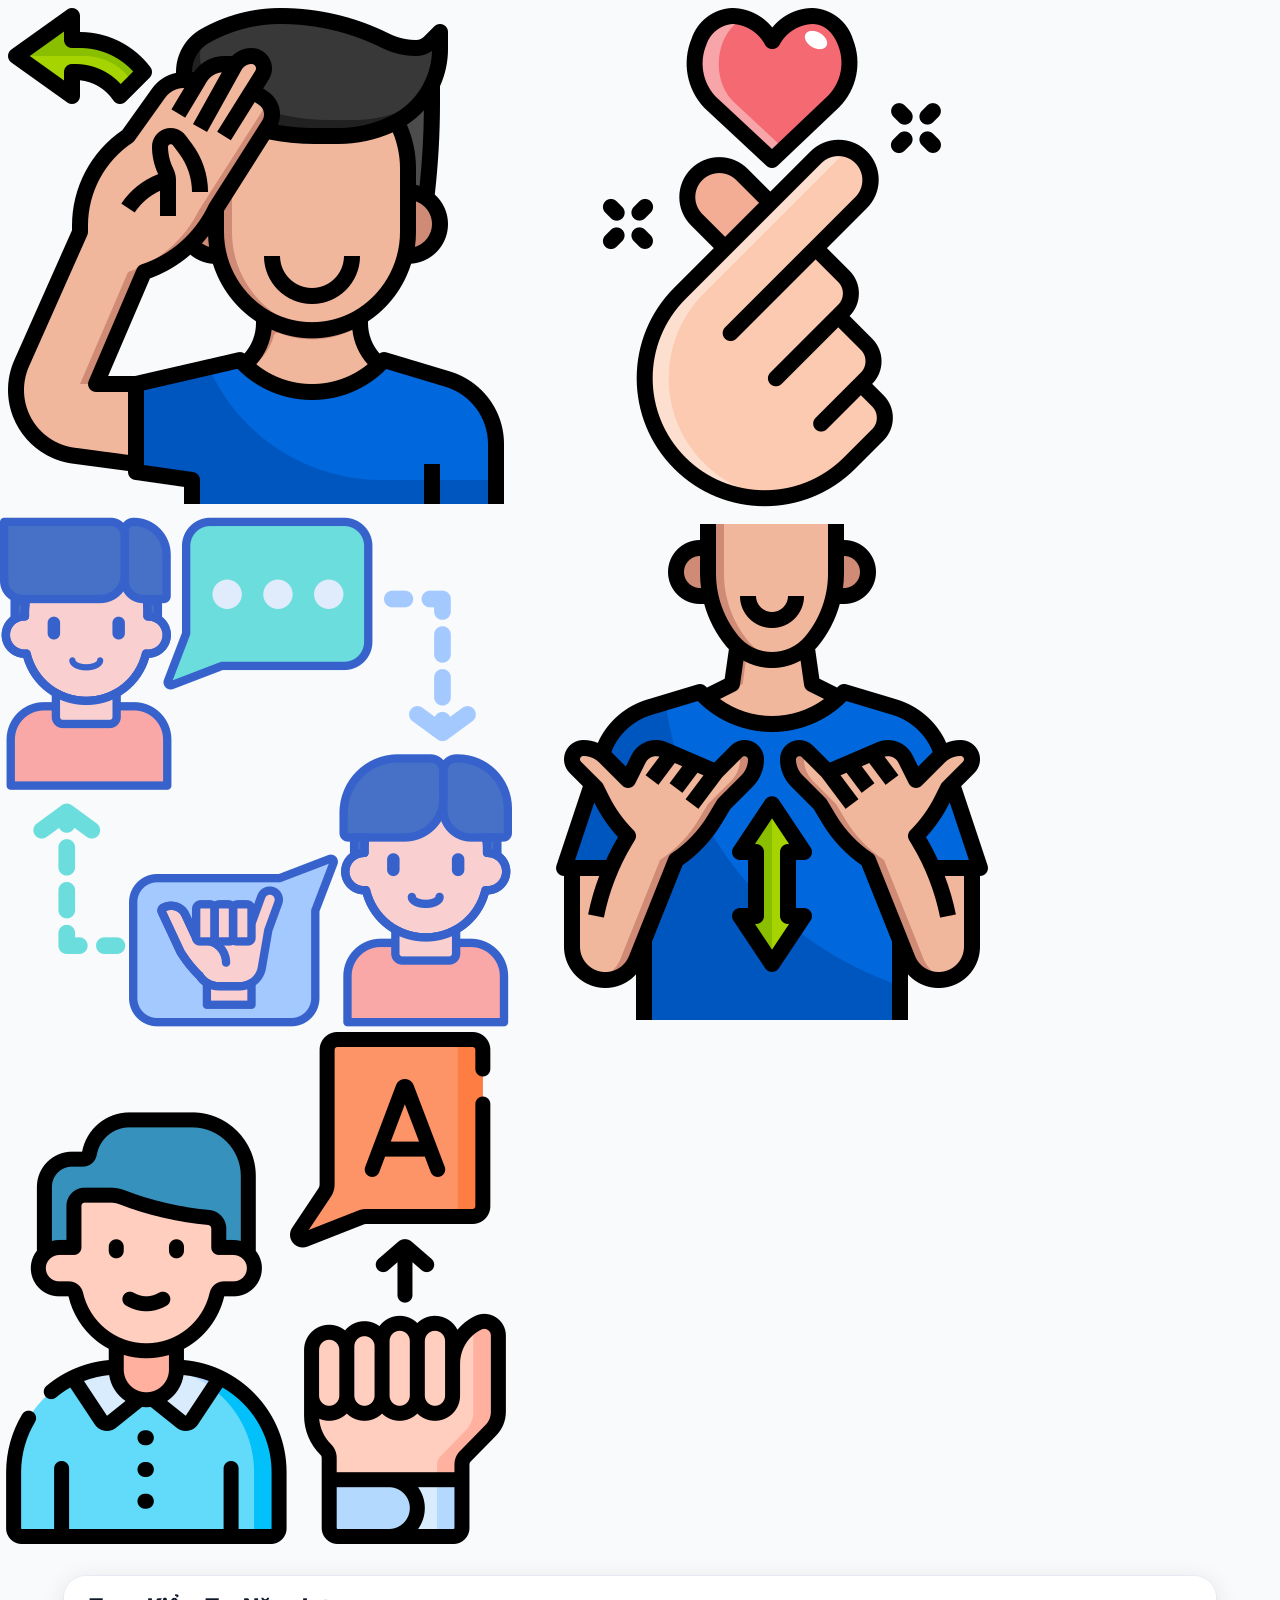
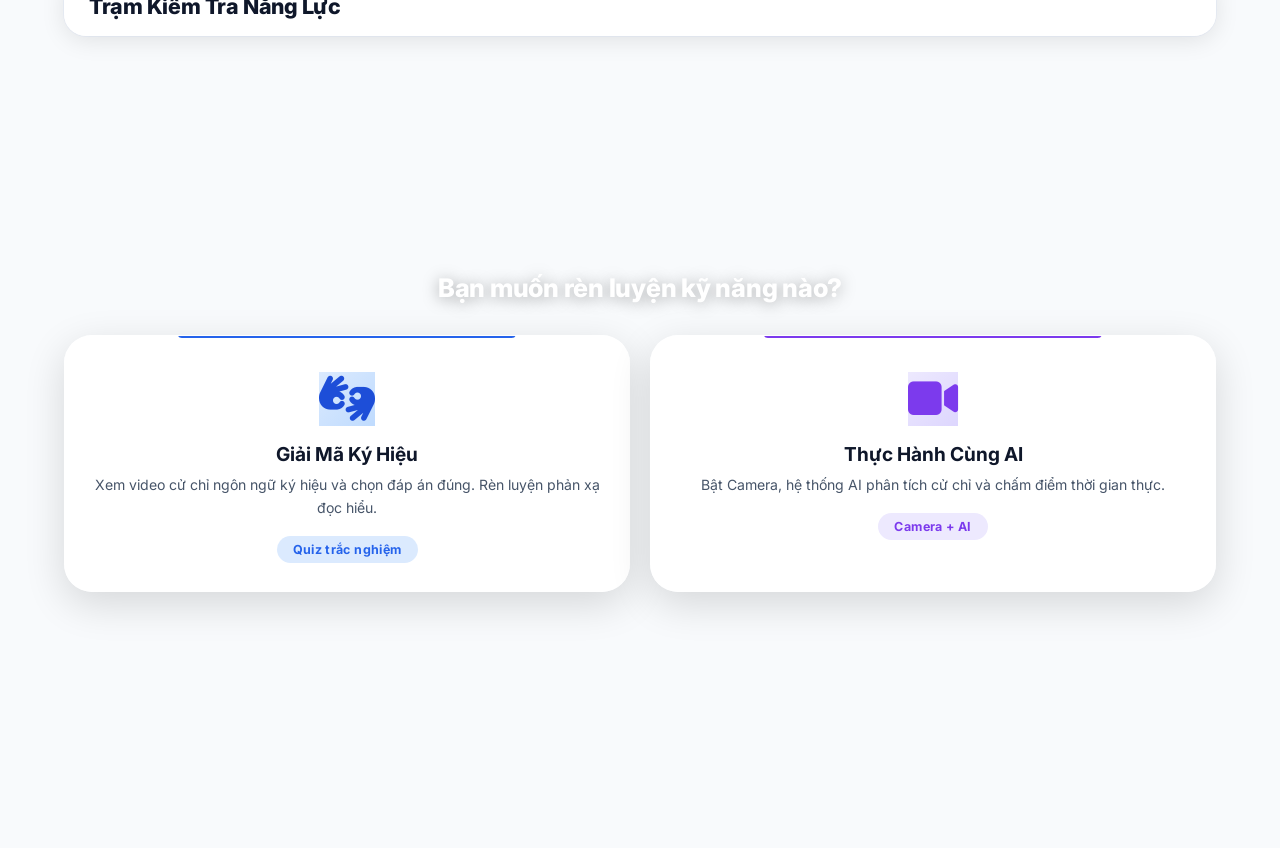
<file: quiz/index.html>
<!DOCTYPE html>
<html lang="vi">
<head>
    <meta charset="UTF-8">
    <meta name="viewport" content="width=device-width, initial-scale=1.0">
    <title>Kiểm Tra Ký Hiệu | Sign Language Web</title>
    <link rel="stylesheet" href="quiz.css">
    <link rel="stylesheet" href="https://cdnjs.cloudflare.com/ajax/libs/font-awesome/6.4.0/css/all.min.css">
    <link rel="preconnect" href="https://fonts.googleapis.com">
    <link href="https://fonts.googleapis.com/css2?family=Be+Vietnam+Pro:wght@400;500;600;700;800;900&display=swap" rel="stylesheet">
</head>
<body>

    <div class="animated-sign-bg">
        <img src="imgs/hello.png" alt="" class="sign-image shape-1">
        <img src="imgs/heart.png" alt="" class="sign-image shape-2">
        <img src="imgs/signs.png" alt="" class="sign-image shape-3">
        <img src="imgs/today.png" alt="" class="sign-image shape-4">
        <img src="imgs/interpreter.png" alt="" class="sign-image shape-5">
    </div>

    <main class="container">
        <!-- HEADER -->
        <div class="page-header">
            <div class="header-left">
                <button id="back-btn" class="back-btn-outline" style="display: none;">
                    <i class="fas fa-arrow-left"></i>
                </button>
                <h1 id="header-title">Trạm Kiểm Tra Năng Lực</h1>
            </div>
            <div class="header-right" id="score-display" style="display: none;">
                <div class="score-pill correct">
                    <i class="fas fa-check"></i> <span id="score-correct">0</span>
                </div>
                <div class="score-pill wrong">
                    <i class="fas fa-times"></i> <span id="score-wrong">0</span>
                </div>
                <div class="score-pill total">
                    <span id="score-progress">0</span>/<span id="score-total">10</span>
                </div>
            </div>
        </div>

        <!-- PROGRESS BAR -->
        <div id="quiz-progress-bar" class="quiz-progress-bar" style="display: none;">
            <div class="progress-track">
                <div class="progress-fill" id="progress-fill" style="width: 0%"></div>
            </div>
        </div>

        <!-- ==========================================
             SCREEN 1: MAIN MENU
             ========================================== -->
        <div id="screen-main-menu" class="screen active">
            <h2 class="screen-title">Bạn muốn rèn luyện kỹ năng nào?</h2>
            <div class="card-grid">
                <div class="card card-quiz" onclick="switchScreen('screen-quiz-setup')">
                    <div class="card-glow"></div>
                    <div class="icon-wrapper"><i class="fas fa-hands-asl-interpreting"></i></div>
                    <h3>Giải Mã Ký Hiệu</h3>
                    <p>Xem video cử chỉ ngôn ngữ ký hiệu và chọn đáp án đúng. Rèn luyện phản xạ đọc hiểu.</p>
                    <div class="card-tag">Quiz trắc nghiệm</div>
                </div>

                <div class="card card-practice" onclick="switchScreen('screen-practice-menu')">
                    <div class="card-glow"></div>
                    <div class="icon-wrapper"><i class="fas fa-video"></i></div>
                    <h3>Thực Hành Cùng AI</h3>
                    <p>Bật Camera, hệ thống AI phân tích cử chỉ và chấm điểm thời gian thực.</p>
                    <div class="card-tag">Camera + AI</div>
                </div>
            </div>
        </div>

        <!-- ==========================================
             SCREEN 1.5: QUIZ SETUP
             ========================================== -->
        <div id="screen-quiz-setup" class="screen">
            <h2 class="screen-title">Cài đặt bài kiểm tra</h2>
            <div class="setup-box">
                <div class="setup-section">
                    <label class="setup-label"><i class="fas fa-layer-group"></i> Chủ đề từ vựng</label>
                    <div class="chip-group" id="topic-chips">
                        <button class="chip active" data-topic="all">Tất cả (49 từ)</button>
                        <button class="chip" data-topic="body">Cơ thể</button>
                        <button class="chip" data-topic="action">Hành động</button>
                        <button class="chip" data-topic="object">Đồ vật</button>
                        <button class="chip" data-topic="emotion">Cảm xúc</button>
                        <button class="chip" data-topic="hygiene">Vệ sinh</button>
                    </div>
                </div>

                <div class="setup-section">
                    <label class="setup-label"><i class="fas fa-list-ol"></i> Số câu hỏi</label>
                    <div class="chip-group" id="count-chips">
                        <button class="chip" data-count="5">5 câu</button>
                        <button class="chip active" data-count="10">10 câu</button>
                        <button class="chip" data-count="20">20 câu</button>
                        <button class="chip" data-count="49">Toàn bộ</button>
                    </div>
                </div>

                <div class="setup-section">
                    <label class="setup-label"><i class="fas fa-clock"></i> Giới hạn thời gian</label>
                    <div class="chip-group" id="timer-chips">
                        <button class="chip active" data-timer="0">Không giới hạn</button>
                        <button class="chip" data-timer="10">10 giây / câu</button>
                        <button class="chip" data-timer="5">5 giây / câu</button>
                    </div>
                </div>

                <button class="start-quiz-btn" onclick="launchQuiz()">
                    <i class="fas fa-play"></i> Bắt Đầu Kiểm Tra
                </button>
            </div>
        </div>

        <!-- ==========================================
             SCREEN 2: PRACTICE MENU
             ========================================== -->
        <div id="screen-practice-menu" class="screen">
            <h2 class="screen-title">Chọn giáo án luyện tập</h2>
            <div class="card-grid card-grid-3">
                <div class="card card-specific" onclick="startPractice('specific')">
                    <div class="card-glow"></div>
                    <div class="icon-wrapper"><i class="fas fa-hand-sparkles"></i></div>
                    <h3>Luyện Tập Chỉ Định</h3>
                    <p>Chọn một từ cụ thể và múa lại cho đến khi AI nhận dạng chuẩn xác.</p>
                    <div class="card-tag">Tự chọn từ</div>
                </div>

                <div class="card card-random" onclick="startPractice('random-single')">
                    <div class="card-glow"></div>
                    <div class="icon-wrapper"><i class="fas fa-shuffle"></i></div>
                    <h3>Một Từ Ngẫu Nhiên</h3>
                    <p>AI ra đề một từ ngẫu nhiên, luyện đến khi đúng thì dừng.</p>
                    <div class="card-tag">Tự do</div>
                </div>

                <div class="card card-challenge" onclick="startPractice('challenge')">
                    <div class="card-glow"></div>
                    <div class="icon-wrapper"><i class="fas fa-trophy"></i></div>
                    <h3>Thử Thách Có Chấm Điểm</h3>
                    <p>Bài kiểm tra N từ ngẫu nhiên, có video mẫu, AI chấm điểm cuối.</p>
                    <div class="card-tag">5/10/20 từ</div>
                </div>
            </div>
        </div>

        <!-- ==========================================
             SCREEN 2.5: CHALLENGE SETUP
             ========================================== -->
        <div id="screen-challenge-setup" class="screen">
            <h2 class="screen-title">Cài đặt thử thách</h2>
            <div class="setup-box">
                <div class="setup-section">
                    <label class="setup-label"><i class="fas fa-list-ol"></i> Số từ thử thách</label>
                    <div class="chip-group" id="challenge-count-chips">
                        <button class="chip active" data-count="5">5 từ</button>
                        <button class="chip" data-count="10">10 từ</button>
                        <button class="chip" data-count="20">20 từ</button>
                    </div>
                </div>

                <div class="setup-info">
                    <i class="fas fa-info-circle"></i>
                    <div>
                        Mỗi từ sẽ hiện video mẫu để bạn quan sát rồi thực hiện trước camera.
                        AI sẽ chấm pass/fail và tự động chuyển sang từ tiếp theo khi bạn làm đúng.
                        Có thể bỏ qua nếu thấy khó.
                    </div>
                </div>

                <button class="start-quiz-btn" onclick="launchChallenge()">
                    <i class="fas fa-play"></i> Bắt Đầu Thử Thách
                </button>
            </div>
        </div>

        <!-- ==========================================
             SCREEN 3: QUIZ
             ========================================== -->
        <div id="screen-quiz" class="screen">
            <div class="quiz-box">
                <div class="quiz-top-bar">
                    <div class="question-counter" id="question-counter">Câu 1 / 10</div>
                    <div class="timer-display" id="timer-display" style="display: none;">
                        <i class="fas fa-clock"></i> <span id="timer-seconds">10</span>s
                    </div>
                </div>
                <div class="video-container" id="video-container">
                    <div class="video-placeholder">
                        <i class="fas fa-play-circle"></i>
                        <p>Video cử chỉ sẽ hiển thị tại đây</p>
                    </div>
                </div>
                <h3 class="question-text">Cử chỉ trong video mang ý nghĩa gì?</h3>
                <div class="options-grid" id="options-grid"></div>
                <div id="next-btn-container" style="display: none;">
                    <button id="next-question-btn" class="next-btn">
                        Câu tiếp theo <i class="fas fa-arrow-right"></i>
                    </button>
                </div>
            </div>
        </div>

        <!-- ==========================================
             SCREEN 4: RESULTS
             ========================================== -->
        <div id="screen-results" class="screen">
            <div class="results-box" id="results-box"></div>
        </div>

        <!-- ==========================================
             SCREEN 5: PRACTICE (Camera + AI)
             ========================================== -->
        <div id="screen-practice" class="screen">
            <div class="practice-box">
                <!-- Header: target word + state pill -->
                <div class="practice-header">
                    <div class="practice-target">
                        <span class="label">Hãy múa:</span>
                        <span class="word" id="target-word">ĐANG TẢI...</span>
                    </div>
                    <div class="practice-state-pill idle" id="state-pill">
                        <i class="fas fa-circle-notch fa-spin"></i> Chờ kết nối
                    </div>
                </div>

                <!-- Camera status -->
                <div class="camera-status connecting" id="camera-status" style="display:none;">
                    <i class="fas fa-spinner fa-spin"></i> Đang kết nối Camera...
                </div>

                <!-- Dual-panel layout: camera (always) + reference (challenge only) -->
                <div class="practice-stage">
                    <!-- Camera (skeleton overlay removed - was misaligned due to mirror+scale) -->
                    <div class="camera-wrapper" id="camera-wrapper">
                        <video id="webcam-video" autoplay playsinline muted></video>
                        <div class="collect-bar-overlay">
                            <div class="collect-bar-fill" id="collect-bar"></div>
                        </div>
                        <div class="countdown-overlay" id="countdown-overlay"></div>
                        <div class="success-overlay" id="success-overlay">
                            <i class="fas fa-check-circle"></i>
                            <span>CHÍNH XÁC!</span>
                        </div>
                    </div>

                    <!-- Challenge reference video (shown only in challenge mode) -->
                    <div class="challenge-reference" id="challenge-reference" style="display:none;"></div>
                </div>

                <!-- AI predictions -->
                <div class="ai-panel" id="ai-panel">
                    <div class="ai-prediction-card" id="pred-1">
                        <div class="rank">Top 1</div>
                        <div class="word">—</div>
                        <div class="score">0%</div>
                    </div>
                    <div class="ai-prediction-card" id="pred-2">
                        <div class="rank">Top 2</div>
                        <div class="word">—</div>
                        <div class="score">0%</div>
                    </div>
                    <div class="ai-prediction-card" id="pred-3">
                        <div class="rank">Top 3</div>
                        <div class="word">—</div>
                        <div class="score">0%</div>
                    </div>
                </div>

                <!-- Action buttons -->
                <div class="practice-actions" id="practice-actions">
                    <button class="practice-btn stop" onclick="stopPractice()">
                        <i class="fas fa-stop"></i> Dừng lại
                    </button>
                    <button class="practice-btn retry" onclick="retryPractice()" style="display:none;" id="btn-retry">
                        <i class="fas fa-redo"></i> Thử lại
                    </button>
                    <button class="practice-btn new-word" onclick="goBackFromPractice()" style="display:none;" id="btn-new-word">
                        <i class="fas fa-random"></i> Từ khác
                    </button>
                    <button class="practice-btn skip" onclick="skipChallengeWord()" id="btn-skip-challenge">
                        <i class="fas fa-forward"></i> Bỏ qua từ này
                    </button>
                </div>
            </div>
        </div>
    </main>

    <!-- MODAL: CHỌN TỪ -->
    <div id="custom-prompt-modal" class="modal-overlay">
        <div class="modal-card">
            <h3><i class="fas fa-hand-sparkles"></i> Luyện Tập Chỉ Định</h3>
            <p>Chọn từ vựng bạn muốn AI kiểm tra:</p>
            <div class="vocab-quick-pick" id="vocab-quick-pick"></div>
            <div class="modal-divider">hoặc nhập tùy chọn</div>
            <input type="text" id="custom-prompt-input" placeholder="VD: CHÀO, ĂN, UỐNG..." autocomplete="off">
            <div class="modal-actions">
                <button id="modal-cancel-btn" class="modal-btn cancel">Hủy bỏ</button>
                <button id="modal-submit-btn" class="modal-btn submit">
                    <i class="fas fa-play"></i> Bắt đầu
                </button>
            </div>
        </div>
    </div>

    <script src="quiz.js"></script>
</body>
</html>
</file>
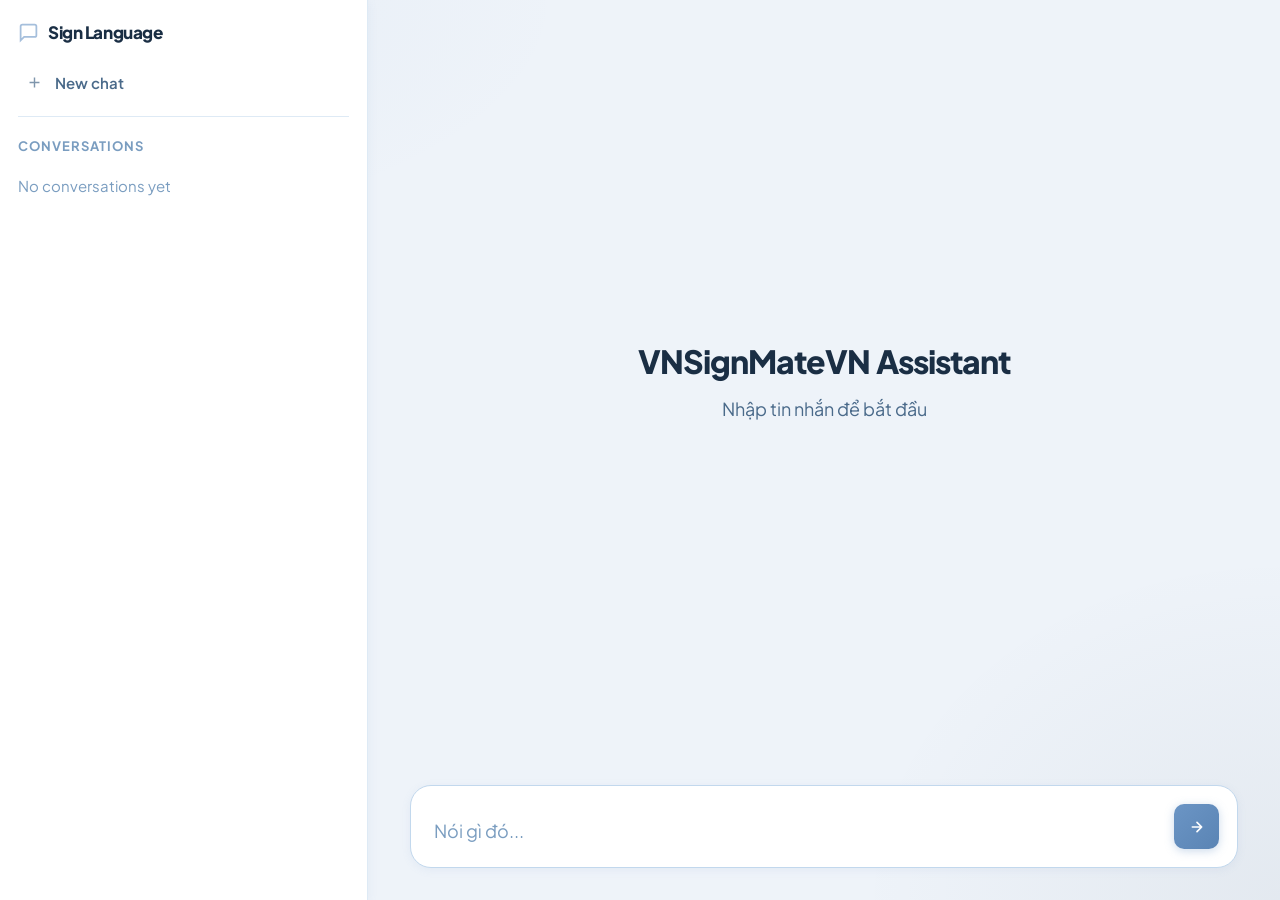
<file: chatbot/frontend/index.html>
<!doctype html>
<html lang="vi">
  <head>
    <meta charset="UTF-8" />
    <meta
      name="viewport"
      content="width=device-width, initial-scale=1, maximum-scale=1"
    />
    <meta name="color-scheme" content="light" />
    <title>VNSignMate Assistant</title>
    <link rel="preconnect" href="https://fonts.googleapis.com" />
    <link rel="preconnect" href="https://fonts.gstatic.com" crossorigin />
    <link
      href="https://fonts.googleapis.com/css2?family=Plus+Jakarta+Sans:wght@300;400;500;600;700;800&display=swap"
      rel="stylesheet"
    />
    <link rel="stylesheet" href="css/style.css" />
  </head>
  <body>
    <div class="app">
      <aside class="sidebar">
        <div class="sidebar-header">
          <svg
            viewBox="0 0 24 24"
            fill="none"
            stroke="currentColor"
            stroke-width="2"
          >
            <path
              d="M21 15a2 2 0 0 1-2 2H7l-4 4V5a2 2 0 0 1 2-2h14a2 2 0 0 1 2 2z"
            />
          </svg>
          Sign Language
        </div>

        <button class="sidebar-btn" id="btn-new-chat" type="button">
          <svg
            viewBox="0 0 24 24"
            fill="none"
            stroke="currentColor"
            stroke-width="2"
          >
            <path d="M12 5v14M5 12h14" />
          </svg>
          New chat
        </button>

        <div class="sidebar-divider"></div>
        <div class="sidebar-label">Conversations</div>
        <div id="session-list">
          <div class="sidebar-empty">No conversations yet</div>
        </div>
      </aside>

      <div class="main">
        <div class="messages" id="messages">
          <div class="welcome" id="welcome">
            <h2>VNSignMateVN Assistant</h2>
            <p>Nhập tin nhắn để bắt đầu</p>
          </div>
        </div>

        <div class="input-area">
          <div class="input-wrapper">
            <div class="input-box">
              <textarea
                id="prompt"
                placeholder="Nói gì đó..."
                rows="1"
              ></textarea>
              <button class="send-btn" id="send-btn" type="button">
                <svg
                  viewBox="0 0 24 24"
                  fill="none"
                  stroke="currentColor"
                  stroke-width="2.5"
                  stroke-linecap="round"
                  stroke-linejoin="round"
                >
                  <path d="M12 5l7 7-7 7M5 12h14" />
                </svg>
              </button>
            </div>
          </div>
        </div>
      </div>
    </div>

    <div class="toast" id="toast"></div>

    <div class="confirm-modal-overlay" id="confirm-modal">
      <div class="confirm-modal">
        <p id="confirm-modal-title">Xoá cuộc trò chuyện này?</p>
        <div class="confirm-modal-actions">
          <button class="btn-cancel" id="btn-confirm-no" type="button">
            Huỷ
          </button>
          <button class="btn-delete" id="btn-confirm-yes" type="button">
            Xoá
          </button>
        </div>
      </div>
    </div>

    <script src="js/app.js"></script>
  </body>
</html>
</file>
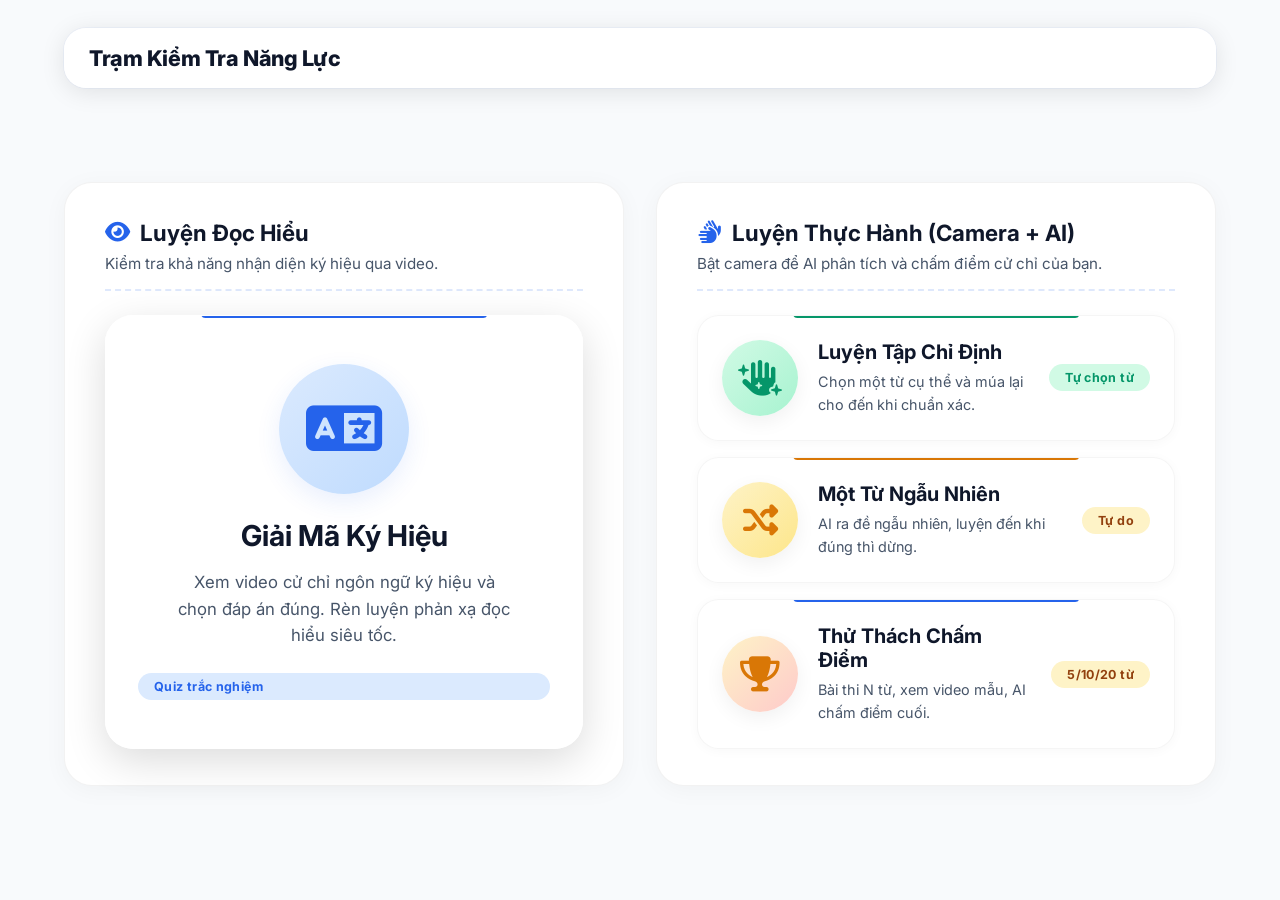
<file: quiz/main.html>
<!DOCTYPE html>
<html lang="vi">
<head>
    <meta charset="UTF-8">
    <meta name="viewport" content="width=device-width, initial-scale=1.0">
    <title>Kiểm Tra Ký Hiệu | Sign Language Web</title>
    <link rel="stylesheet" href="quiz.css">
    <link rel="stylesheet" href="https://cdnjs.cloudflare.com/ajax/libs/font-awesome/6.4.0/css/all.min.css">
    <link rel="preconnect" href="https://fonts.googleapis.com">
    <link href="https://fonts.googleapis.com/css2?family=Inter:wght@400;500;600;700;800;900&display=swap" rel="stylesheet">
</head>
<body>

    <main class="container">
        <!-- HEADER -->
        <div class="page-header">
            <div class="header-left">
                <button id="back-btn" class="back-btn-outline" style="display: none;">
                    <i class="fas fa-arrow-left"></i>
                </button>
                <h1 id="header-title">Trạm Kiểm Tra Năng Lực</h1>
            </div>
            <div class="header-right" id="score-display" style="display: none;">
                <div class="score-pill correct">
                    <i class="fas fa-check"></i> <span id="score-correct">0</span>
                </div>
                <div class="score-pill wrong">
                    <i class="fas fa-times"></i> <span id="score-wrong">0</span>
                </div>
                <div class="score-pill total">
                    <span id="score-progress">0</span>/<span id="score-total">10</span>
                </div>
            </div>
        </div>

        <!-- PROGRESS BAR -->
        <div id="quiz-progress-bar" class="quiz-progress-bar" style="display: none;">
            <div class="progress-track">
                <div class="progress-fill" id="progress-fill" style="width: 0%"></div>
            </div>
        </div>

        <!-- ==========================================
             SCREEN 1: MAIN MENU
             ========================================== -->
        <div id="screen-main-menu" class="screen active">
            <div class="main-menu-layout">
                <!-- Left Column: Quiz (Đọc Hiểu) -->
                <div class="menu-col menu-col-left">
                    <div class="col-header">
                        <h2><i class="fas fa-eye"></i> Luyện Đọc Hiểu</h2>
                        <p>Kiểm tra khả năng nhận diện ký hiệu qua video.</p>
                    </div>
                    <div class="card card-quiz card-quiz-hero" onclick="switchScreen('screen-quiz-setup')">
                        <div class="card-glow"></div>
                        <div class="icon-wrapper"><i class="fas fa-language"></i></div>
                        <h3>Giải Mã Ký Hiệu</h3>
                        <p>Xem video cử chỉ ngôn ngữ ký hiệu và chọn đáp án đúng. Rèn luyện phản xạ đọc hiểu siêu tốc.</p>
                        <div class="card-tag">Quiz trắc nghiệm</div>
                    </div>
                </div>

                <!-- Right Column: Practice (Thực Hành AI) -->
                <div class="menu-col menu-col-right">
                    <div class="col-header">
                        <h2><i class="fas fa-hands"></i> Luyện Thực Hành (Camera + AI)</h2>
                        <p>Bật camera để AI phân tích và chấm điểm cử chỉ của bạn.</p>
                    </div>
                    <div class="practice-cards-list">
                        <div class="card list-style-card card-specific" onclick="startPractice('specific')">
                            <div class="card-glow"></div>
                            <div class="icon-wrapper"><i class="fas fa-hand-sparkles"></i></div>
                            <div class="list-card-content">
                                <h3>Luyện Tập Chỉ Định</h3>
                                <p>Chọn một từ cụ thể và múa lại cho đến khi chuẩn xác.</p>
                            </div>
                            <div class="card-tag">Tự chọn từ</div>
                        </div>

                        <div class="card list-style-card card-random" onclick="startPractice('random-single')">
                            <div class="card-glow"></div>
                            <div class="icon-wrapper"><i class="fas fa-shuffle"></i></div>
                            <div class="list-card-content">
                                <h3>Một Từ Ngẫu Nhiên</h3>
                                <p>AI ra đề ngẫu nhiên, luyện đến khi đúng thì dừng.</p>
                            </div>
                            <div class="card-tag">Tự do</div>
                        </div>

                        <div class="card list-style-card card-challenge" onclick="startPractice('challenge')">
                            <div class="card-glow"></div>
                            <div class="icon-wrapper"><i class="fas fa-trophy"></i></div>
                            <div class="list-card-content">
                                <h3>Thử Thách Chấm Điểm</h3>
                                <p>Bài thi N từ, xem video mẫu, AI chấm điểm cuối.</p>
                            </div>
                            <div class="card-tag">5/10/20 từ</div>
                        </div>
                    </div>
                </div>
            </div>
        </div>

        <!-- ==========================================
             SCREEN 1.5: QUIZ SETUP
             ========================================== -->
        <div id="screen-quiz-setup" class="screen">
            <div class="setup-box split-setup-box">
                <div class="setup-left">
                    <div class="setup-illustration">
                        <i class="fas fa-laptop-code"></i>
                    </div>
                    <h3>Cài đặt bài kiểm tra</h3>
                    <p>Tùy chỉnh số lượng câu hỏi, thời gian và chủ đề để phù hợp với trình độ của bạn.</p>
                </div>
                <div class="setup-right">
                    <div class="setup-section">
                        <label class="setup-label"><i class="fas fa-layer-group"></i> Chủ đề từ vựng</label>
                        <div class="chip-group" id="topic-chips">
                            <button class="chip active" data-topic="all">Tất cả (49 từ)</button>
                            <button class="chip" data-topic="body">Cơ thể</button>
                            <button class="chip" data-topic="action">Hành động</button>
                            <button class="chip" data-topic="object">Đồ vật</button>
                            <button class="chip" data-topic="emotion">Cảm xúc</button>
                            <button class="chip" data-topic="hygiene">Vệ sinh</button>
                        </div>
                    </div>

                    <div class="setup-section">
                        <label class="setup-label"><i class="fas fa-list-ol"></i> Số câu hỏi</label>
                        <div class="chip-group" id="count-chips">
                            <button class="chip" data-count="5">5 câu</button>
                            <button class="chip active" data-count="10">10 câu</button>
                            <button class="chip" data-count="20">20 câu</button>
                            <button class="chip" data-count="49">Toàn bộ</button>
                        </div>
                    </div>

                    <div class="setup-section">
                        <label class="setup-label"><i class="fas fa-clock"></i> Giới hạn thời gian</label>
                        <div class="chip-group" id="timer-chips">
                            <button class="chip active" data-timer="0">Không giới hạn</button>
                            <button class="chip" data-timer="10">10 giây / câu</button>
                            <button class="chip" data-timer="5">5 giây / câu</button>
                        </div>
                    </div>

                    <button class="start-quiz-btn" onclick="launchQuiz()">
                        <i class="fas fa-play"></i> Bắt Đầu Kiểm Tra
                    </button>
                </div>
            </div>
        </div>

        <!-- ==========================================
             SCREEN 2: PRACTICE MENU
             ========================================== -->


        <!-- ==========================================
             SCREEN 2.5: CHALLENGE SETUP
             ========================================== -->
        <div id="screen-challenge-setup" class="screen">
            <div class="setup-box split-setup-box">
                <div class="setup-left">
                    <div class="setup-illustration challenge-illustration">
                        <i class="fas fa-trophy"></i>
                    </div>
                    <h3>Thử Thách Chấm Điểm</h3>
                    <p>Vượt qua bài kiểm tra thực hành với Camera và xem hệ thống AI đánh giá kỹ năng của bạn.</p>
                </div>
                <div class="setup-right">
                    <div class="setup-section">
                        <label class="setup-label"><i class="fas fa-list-ol"></i> Số từ thử thách</label>
                        <div class="chip-group" id="challenge-count-chips">
                            <button class="chip active" data-count="5">5 từ</button>
                            <button class="chip" data-count="10">10 từ</button>
                            <button class="chip" data-count="20">20 từ</button>
                        </div>
                    </div>

                    <div class="setup-info">
                        <i class="fas fa-info-circle"></i>
                        <div>
                            Mỗi từ sẽ hiện video mẫu để bạn quan sát rồi thực hiện trước camera.
                            AI sẽ chấm pass/fail và tự động chuyển sang từ tiếp theo khi bạn làm đúng.
                            Có thể bỏ qua nếu thấy khó.
                        </div>
                    </div>

                    <button class="start-quiz-btn" onclick="launchChallenge()">
                        <i class="fas fa-play"></i> Bắt Đầu Thử Thách
                    </button>
                </div>
            </div>
        </div>

        <!-- ==========================================
             SCREEN 3: QUIZ
             ========================================== -->
        <div id="screen-quiz" class="screen">
            <div class="quiz-box">
                <div class="quiz-top-bar">
                    <div class="question-counter" id="question-counter">Câu 1 / 10</div>
                    <div class="timer-display" id="timer-display" style="display: none;">
                        <i class="fas fa-clock"></i> <span id="timer-seconds">10</span>s
                    </div>
                </div>
                <div class="video-container" id="video-container">
                    <div class="video-placeholder">
                        <i class="fas fa-play-circle"></i>
                        <p>Video cử chỉ sẽ hiển thị tại đây</p>
                    </div>
                </div>
                <h3 class="question-text">Cử chỉ trong video mang ý nghĩa gì?</h3>
                <div class="options-grid" id="options-grid"></div>
                <div id="next-btn-container" style="display: none;">
                    <button id="next-question-btn" class="next-btn">
                        Câu tiếp theo <i class="fas fa-arrow-right"></i>
                    </button>
                </div>
            </div>
        </div>

        <!-- ==========================================
             SCREEN 4: RESULTS
             ========================================== -->
        <div id="screen-results" class="screen">
            <div class="results-box" id="results-box"></div>
        </div>

        <!-- ==========================================
             SCREEN 5: PRACTICE (Camera + AI)
             ========================================== -->
        <div id="screen-practice" class="screen">
            <div class="practice-box">
                <!-- Header: target word + state pill -->
                <div class="practice-header">
                    <div class="practice-target">
                        <span class="label">Hãy múa:</span>
                        <span class="word" id="target-word">ĐANG TẢI...</span>
                    </div>
                    <div class="practice-state-pill idle" id="state-pill">
                        <i class="fas fa-circle-notch fa-spin"></i> Chờ kết nối
                    </div>
                </div>

                <!-- Camera status -->
                <div class="camera-status connecting" id="camera-status" style="display:none;">
                    <i class="fas fa-spinner fa-spin"></i> Đang kết nối Camera...
                </div>

                <!-- Dual-panel layout: camera (always) + reference (challenge only) -->
                <div class="practice-stage">
                    <!-- Camera: MJPEG stream (local) hoặc WebRTC capture (remote) -->
                    <div class="camera-wrapper" id="camera-wrapper">
                        <img id="webcam-video-img" alt="Camera (Local)">
                        <video id="webcam-video-stream" autoplay playsinline muted style="display:none;"></video>
                        <canvas id="capture-canvas" style="display:none;"></canvas>
                        <div class="collect-bar-overlay">
                            <div class="collect-bar-fill" id="collect-bar"></div>
                        </div>
                        <div class="countdown-overlay" id="countdown-overlay"></div>
                        <div class="success-overlay" id="success-overlay">
                            <i class="fas fa-check-circle"></i>
                            <span>CHÍNH XÁC!</span>
                        </div>
                    </div>

                    <!-- Challenge reference video (shown only in challenge mode) -->
                    <div class="challenge-reference" id="challenge-reference" style="display:none;"></div>
                </div>

                <!-- AI predictions -->
                <div class="ai-panel" id="ai-panel">
                    <div class="ai-prediction-card" id="pred-1">
                        <div class="rank">Top 1</div>
                        <div class="word">—</div>
                        <div class="score">0%</div>
                    </div>
                    <div class="ai-prediction-card" id="pred-2">
                        <div class="rank">Top 2</div>
                        <div class="word">—</div>
                        <div class="score">0%</div>
                    </div>
                    <div class="ai-prediction-card" id="pred-3">
                        <div class="rank">Top 3</div>
                        <div class="word">—</div>
                        <div class="score">0%</div>
                    </div>
                </div>

                <!-- Action buttons -->
                <div class="practice-actions" id="practice-actions">
                    <button class="practice-btn stop" onclick="stopPractice()">
                        <i class="fas fa-stop"></i> Dừng lại
                    </button>
                    <button class="practice-btn retry" onclick="retryPractice()" style="display:none;" id="btn-retry">
                        <i class="fas fa-redo"></i> Thử lại
                    </button>
                    <button class="practice-btn new-word" onclick="goBackFromPractice()" style="display:none;" id="btn-new-word">
                        <i class="fas fa-random"></i> Từ khác
                    </button>
                    <button class="practice-btn skip" onclick="skipChallengeWord()" id="btn-skip-challenge">
                        <i class="fas fa-forward"></i> Bỏ qua từ này
                    </button>
                </div>
            </div>
        </div>
    </main>

    <!-- MODAL: CHỌN TỪ -->
    <div id="custom-prompt-modal" class="modal-overlay">
        <div class="modal-card">
            <h3><i class="fas fa-hand-sparkles"></i> Luyện Tập Chỉ Định</h3>
            <p>Chọn từ vựng bạn muốn AI kiểm tra:</p>
            <div class="vocab-quick-pick" id="vocab-quick-pick"></div>
            <div class="modal-divider">hoặc nhập tùy chọn</div>
            <input type="text" id="custom-prompt-input" placeholder="VD: CHÀO, ĂN, UỐNG..." autocomplete="off">
            <div class="modal-actions">
                <button id="modal-cancel-btn" class="modal-btn cancel">Hủy bỏ</button>
                <button id="modal-submit-btn" class="modal-btn submit">
                    <i class="fas fa-play"></i> Bắt đầu
                </button>
            </div>
        </div>
    </div>

    <script src="quiz.js"></script>
</body>
</html>
</file>
<file: quiz/quiz.css>
/* ==========================================
   DESIGN SYSTEM — Sign Language Quiz
   Font: Inter
   Aesthetic: Clean glassmorphism, warm tones
   ========================================== */
@import url('https://fonts.googleapis.com/css2?family=Inter:wght@400;500;600;700;800;900&display=swap');

:root {
    --accent: #2563EB;
    --accent-light: #3B82F6;
    --accent-dark: #1D4ED8;
    --accent-glow: rgba(37, 99, 235, 0.15);
    --accent-soft: #DBEAFE;
    --purple: #7C3AED;
    --purple-soft: #EDE9FE;
    --emerald: #059669;
    --emerald-soft: #D1FAE5;
    --amber: #D97706;
    --amber-soft: #FEF3C7;
    --rose: #E11D48;
    --rose-soft: #FFE4E6;
    --surface: rgba(255, 255, 255, 0.92);
    --surface-solid: #FFFFFF;
    --surface-hover: rgba(255, 255, 255, 0.97);
    --text-primary: #0F172A;
    --text-secondary: #475569;
    --text-muted: #94A3B8;
    --correct: #059669;
    --correct-bg: #D1FAE5;
    --correct-border: #6EE7B7;
    --wrong: #DC2626;
    --wrong-bg: #FEE2E2;
    --wrong-border: #FCA5A5;
    --warning: #D97706;
    --warning-bg: #FEF3C7;
    --radius-sm: 8px;
    --radius-md: 14px;
    --radius-lg: 22px;
    --radius-xl: 28px;
    --shadow-sm: 0 1px 3px rgba(0,0,0,0.08);
    --shadow-md: 0 4px 24px rgba(0,0,0,0.10);
    --shadow-lg: 0 12px 40px rgba(0,0,0,0.14);
    --shadow-xl: 0 20px 60px rgba(0,0,0,0.18);
    --shadow-glow: 0 0 30px rgba(37, 99, 235, 0.15);
    --font: 'Inter', system-ui, -apple-system, sans-serif;
}

* { margin: 0; padding: 0; box-sizing: border-box; }

body {
    font-family: var(--font);
    background-color: #F8FAFC;
    color: var(--text-primary);
    min-height: 100vh;
    overflow-x: hidden;
}

/* ==========================================
   CONTAINER & HEADER
   ========================================== */
.container {
    max-width: 1200px;
    margin: 0 auto;
    padding: 28px 24px 48px;
    position: relative;
    z-index: 10;
    min-height: 100vh;
    display: flex;
    flex-direction: column;
}

/* Khi vào practice screen → expand container rộng hơn cho dual-panel */
.container.practice-active {
    max-width: 1400px;
}

.page-header {
    display: flex;
    justify-content: space-between;
    align-items: center;
    margin-bottom: 28px;
    padding: 16px 24px;
    background: rgba(255,255,255,0.95);
    backdrop-filter: blur(24px);
    border-radius: var(--radius-lg);
    border: 1px solid rgba(255,255,255,0.7);
    box-shadow: var(--shadow-md), 0 0 0 1px rgba(37, 99, 235, 0.04);
}

.header-left {
    display: flex;
    align-items: center;
    gap: 12px;
}

#header-title {
    color: var(--text-primary);
    font-size: 1.35rem;
    font-weight: 800;
    letter-spacing: -0.02em;
}

.back-btn-outline {
    background: var(--accent-soft);
    border: none;
    color: var(--accent);
    width: 38px;
    height: 38px;
    border-radius: 50%;
    font-size: 0.95rem;
    cursor: pointer;
    transition: all 0.2s ease;
    display: flex;
    align-items: center;
    justify-content: center;
    flex-shrink: 0;
}

.back-btn-outline:hover {
    background: var(--accent);
    color: #fff;
    transform: scale(1.05);
}

/* Score pills */
.header-right {
    display: flex;
    gap: 8px;
    align-items: center;
}

.score-pill {
    display: flex;
    align-items: center;
    gap: 5px;
    padding: 5px 12px;
    border-radius: 99px;
    font-size: 0.85rem;
    font-weight: 700;
}

.score-pill.correct { background: var(--correct-bg); color: var(--correct); }
.score-pill.wrong { background: var(--wrong-bg); color: var(--wrong); }
.score-pill.total { background: #F1F5F9; color: var(--text-secondary); }

/* Progress bar */
.quiz-progress-bar { margin-bottom: 20px; padding: 0 4px; }

.progress-track {
    width: 100%;
    height: 6px;
    background: rgba(255,255,255,0.4);
    border-radius: 99px;
    overflow: hidden;
    backdrop-filter: blur(4px);
}

.progress-fill {
    height: 100%;
    background: linear-gradient(90deg, var(--accent), var(--accent-light));
    border-radius: 99px;
    transition: width 0.5s cubic-bezier(0.4, 0, 0.2, 1);
}

/* ==========================================
   SCREEN MANAGEMENT
   ========================================== */
.screen { display: none; }
.screen.active {
    display: flex;
    flex-direction: column;
    justify-content: center;
    flex: 1;
    animation: screenIn 0.4s ease-out;
}

@keyframes screenIn {
    from { opacity: 0; transform: translateY(16px); }
    to { opacity: 1; transform: translateY(0); }
}

.screen-title {
    text-align: center;
    margin-bottom: 32px;
    color: #fff;
    font-weight: 800;
    font-size: 1.6rem;
    text-shadow: 0 2px 16px rgba(0,0,0,0.35);
    letter-spacing: -0.01em;
}

/* ==========================================
   CARDS (Main Menu / Practice Menu)
   ========================================== */
.card-grid {
    display: grid;
    grid-template-columns: repeat(auto-fit, minmax(280px, 1fr));
    gap: 20px;
}

.card {
    background: var(--surface);
    backdrop-filter: blur(24px);
    padding: 36px 28px 28px;
    border-radius: var(--radius-xl);
    text-align: center;
    box-shadow: var(--shadow-lg);
    cursor: pointer;
    transition: all 0.35s cubic-bezier(0.4, 0, 0.2, 1);
    border: 1px solid rgba(255,255,255,0.75);
    position: relative;
    overflow: hidden;
}

.card-glow {
    position: absolute;
    top: -2px;
    left: 50%;
    transform: translateX(-50%);
    width: 60%;
    height: 4px;
    border-radius: 0 0 4px 4px;
    background: var(--accent);
    transition: width 0.3s ease;
}

.card:hover {
    transform: translateY(-8px);
    box-shadow: var(--shadow-xl), var(--shadow-glow);
    border-color: var(--accent-soft);
}

.card:hover .card-glow { width: 100%; }
.card:active { transform: translateY(-3px); }
.card:hover .icon-wrapper { transform: scale(1.12) rotate(-2deg); }

.icon-wrapper {
    font-size: 2.8rem;
    color: var(--accent-light);
    margin-bottom: 16px;
    display: inline-block;
    transition: all 0.3s ease;
}

.card h3 { font-size: 1.2rem; margin-bottom: 8px; font-weight: 700; color: var(--text-primary); }
.card p { color: var(--text-secondary); line-height: 1.6; font-size: 0.88rem; margin-bottom: 16px; }

.card-tag {
    display: inline-flex;
    align-items: center;
    gap: 5px;
    padding: 6px 16px;
    background: var(--accent-soft);
    color: var(--accent);
    border-radius: 99px;
    font-size: 0.78rem;
    font-weight: 700;
    letter-spacing: 0.03em;
}

/* Distinct card-type icon colors */
.card-quiz .icon-wrapper {
    background: linear-gradient(135deg, #DBEAFE, #BFDBFE) !important;
    color: var(--accent-dark);
}
.card-practice .icon-wrapper {
    background: linear-gradient(135deg, #EDE9FE, #DDD6FE) !important;
    color: var(--purple);
}
.card-practice .card-tag {
    background: var(--purple-soft);
    color: var(--purple);
}
.card-practice .card-glow {
    background: var(--purple);
}
.card-specific .icon-wrapper {
    background: linear-gradient(135deg, #D1FAE5, #A7F3D0) !important;
    color: var(--emerald);
}
.card-specific .card-tag {
    background: var(--emerald-soft);
    color: var(--emerald);
}
.card-specific .card-glow {
    background: var(--emerald);
}
.card-random .icon-wrapper {
    background: linear-gradient(135deg, #FEF3C7, #FDE68A) !important;
    color: var(--amber);
}
.card-random .card-tag {
    background: var(--amber-soft);
    color: #92400E;
}
.card-random .card-glow {
    background: var(--amber);
}

.screen.active .card:nth-child(1) { animation: cardUp 0.5s ease-out 0.05s both; }
.screen.active .card:nth-child(2) { animation: cardUp 0.5s ease-out 0.12s both; }

@keyframes cardUp {
    from { opacity: 0; transform: translateY(24px); }
    to { opacity: 1; transform: translateY(0); }
}

/* ==========================================
   QUIZ SETUP SCREEN
   ========================================== */
/* setup-box → redefined below with scale-up */

.setup-section { margin-bottom: 24px; }

.setup-label {
    display: flex;
    align-items: center;
    gap: 8px;
    font-size: 0.95rem;
    font-weight: 600;
    color: var(--text-primary);
    margin-bottom: 12px;
}

.setup-label i { color: var(--accent); }

.chip-group { display: flex; flex-wrap: wrap; gap: 8px; }

.chip {
    padding: 10px 20px;
    border: 2px solid #E2E8F0;
    background: #fff;
    color: var(--text-secondary);
    border-radius: 99px;
    font-size: 0.88rem;
    font-weight: 600;
    cursor: pointer;
    transition: all 0.25s cubic-bezier(0.4, 0, 0.2, 1);
    font-family: var(--font);
}

.chip:hover { border-color: var(--accent-light); color: var(--accent); background: #F8FAFF; }

.chip.active {
    background: linear-gradient(135deg, var(--accent), var(--accent-light));
    border-color: var(--accent);
    color: #fff;
    box-shadow: 0 4px 14px rgba(37, 99, 235, 0.3);
    transform: scale(1.03);
}

.start-quiz-btn {
    display: flex;
    align-items: center;
    justify-content: center;
    gap: 10px;
    width: 100%;
    padding: 18px;
    background: linear-gradient(135deg, var(--accent), var(--accent-light));
    color: #fff;
    border: none;
    border-radius: var(--radius-md);
    font-size: 1.1rem;
    font-weight: 700;
    cursor: pointer;
    transition: all 0.3s ease;
    font-family: var(--font);
    margin-top: 12px;
    position: relative;
    overflow: hidden;
    box-shadow: 0 4px 20px rgba(37, 99, 235, 0.3);
}

.start-quiz-btn::after {
    content: '';
    position: absolute;
    top: -50%;
    left: -75%;
    width: 50%;
    height: 200%;
    background: linear-gradient(90deg, transparent, rgba(255,255,255,0.18), transparent);
    transform: skewX(-20deg);
    animation: shimmer 3s ease-in-out infinite;
}

@keyframes shimmer {
    0% { left: -75%; }
    100% { left: 150%; }
}

.start-quiz-btn:hover {
    background: linear-gradient(135deg, var(--accent-light), var(--accent));
    transform: translateY(-3px);
    box-shadow: 0 10px 30px rgba(37, 99, 235, 0.35);
}

/* ==========================================
   QUIZ BOX
   ========================================== */
.quiz-box {
    background: #FFFFFF;
    border: 1px solid rgba(0,0,0,0.05);
    padding: 28px 32px;
    border-radius: var(--radius-xl);
    box-shadow: 0 8px 32px rgba(0,0,0,0.06);
}

.quiz-top-bar {
    display: flex;
    justify-content: space-between;
    align-items: center;
    margin-bottom: 16px;
}

.question-counter {
    font-size: 0.9rem;
    font-weight: 600;
    color: var(--text-secondary);
    background: #F1F5F9;
    padding: 6px 14px;
    border-radius: 99px;
}

.timer-display {
    font-size: 0.9rem;
    font-weight: 700;
    color: var(--warning);
    background: var(--warning-bg);
    padding: 6px 14px;
    border-radius: 99px;
    transition: all 0.3s;
}

.timer-display.urgent {
    color: var(--wrong);
    background: var(--wrong-bg);
    animation: timerPulse 0.5s ease infinite;
}

@keyframes timerPulse {
    0%, 100% { transform: scale(1); }
    50% { transform: scale(1.05); }
}

.video-container { position: relative; margin-bottom: 20px; }

.video-container video {
    width: 100%;
    height: auto;
    max-height: 420px;
    border-radius: var(--radius-md);
    object-fit: contain;
    background: #0F172A;
    border: 2px solid #E2E8F0;
    display: block;
    box-shadow: 0 4px 16px rgba(0,0,0,0.08);
}

.video-placeholder {
    width: 100%;
    height: 300px;
    background: #F8FAFC;
    border-radius: var(--radius-md);
    display: flex;
    flex-direction: column;
    justify-content: center;
    align-items: center;
    border: 2px dashed #CBD5E1;
    color: var(--text-muted);
}

.video-placeholder i { font-size: 3rem; margin-bottom: 12px; }

.question-text {
    text-align: center;
    font-size: 1.15rem;
    font-weight: 700;
    color: var(--text-primary);
    margin: 0 0 24px;
    letter-spacing: -0.01em;
}

/* Options */
.options-grid {
    display: grid;
    grid-template-columns: 1fr 1fr;
    gap: 14px;
}

.option-btn {
    padding: 18px 16px;
    border: 2px solid #E2E8F0;
    background: #fff;
    color: var(--text-primary);
    border-radius: var(--radius-md);
    font-size: 1rem;
    font-weight: 600;
    cursor: pointer;
    transition: all 0.2s ease;
    font-family: var(--font);
    position: relative;
    overflow: hidden;
}

.option-btn:hover:not(.answered) {
    border-color: var(--accent);
    background: var(--accent-soft);
    color: var(--accent);
    transform: translateY(-2px);
    box-shadow: 0 4px 16px rgba(37, 99, 235, 0.12);
}

.option-btn.correct-answer {
    border-color: var(--correct-border) !important;
    background: var(--correct-bg) !important;
    color: var(--correct) !important;
    animation: correctPop 0.4s ease;
}

.option-btn.wrong-answer {
    border-color: var(--wrong-border) !important;
    background: var(--wrong-bg) !important;
    color: var(--wrong) !important;
    animation: wrongShake 0.4s ease;
}

@keyframes correctPop {
    0% { transform: scale(1); }
    50% { transform: scale(1.03); }
    100% { transform: scale(1); }
}

@keyframes wrongShake {
    0%, 100% { transform: translateX(0); }
    20% { transform: translateX(-6px); }
    40% { transform: translateX(6px); }
    60% { transform: translateX(-4px); }
    80% { transform: translateX(4px); }
}

/* Next button */
.next-btn {
    display: flex;
    align-items: center;
    justify-content: center;
    gap: 8px;
    width: 100%;
    padding: 16px;
    background: linear-gradient(135deg, var(--accent), var(--accent-light));
    color: #fff;
    border: none;
    border-radius: var(--radius-md);
    font-size: 1rem;
    font-weight: 700;
    cursor: pointer;
    transition: all 0.25s;
    font-family: var(--font);
    margin-top: 18px;
    box-shadow: 0 4px 16px rgba(37, 99, 235, 0.25);
}

.next-btn:hover { background: linear-gradient(135deg, var(--accent-light), var(--accent)); transform: translateY(-2px); box-shadow: 0 8px 24px rgba(37, 99, 235, 0.3); }

#next-btn-container { animation: slideUp 0.3s ease; }

@keyframes slideUp {
    from { opacity: 0; transform: translateY(8px); }
    to { opacity: 1; transform: translateY(0); }
}

/* ==========================================
   RESULTS SCREEN
   ========================================== */
.results-box {
    background: var(--surface);
    backdrop-filter: blur(20px);
    border: 1px solid rgba(255,255,255,0.7);
    padding: 40px 32px;
    border-radius: var(--radius-xl);
    box-shadow: var(--shadow-lg);
    text-align: center;
}

.results-score-ring {
    width: 180px;
    height: 180px;
    margin: 0 auto 28px;
    position: relative;
}

.results-score-ring svg { width: 100%; height: 100%; transform: rotate(-90deg); }

.results-score-ring .track { fill: none; stroke: #E2E8F0; stroke-width: 8; }

.results-score-ring .fill-ring {
    fill: none;
    stroke-width: 8;
    stroke-linecap: round;
    transition: stroke-dashoffset 1.5s cubic-bezier(0.4, 0, 0.2, 1);
}

.results-score-text {
    position: absolute;
    inset: 0;
    display: flex;
    flex-direction: column;
    align-items: center;
    justify-content: center;
}

.results-score-text .number { font-size: 2.8rem; font-weight: 900; line-height: 1; }
.results-score-text .label { font-size: 0.88rem; color: var(--text-muted); font-weight: 500; }

.results-message { font-size: 1.4rem; font-weight: 800; margin-bottom: 10px; letter-spacing: -0.01em; }
.results-subtitle { color: var(--text-secondary); margin-bottom: 32px; font-size: 0.95rem; }

/* Wrong answers review */
.wrong-review { text-align: left; margin: 0 auto 28px; max-width: 420px; }

.wrong-review-title {
    font-size: 0.9rem;
    font-weight: 600;
    color: var(--text-secondary);
    margin-bottom: 10px;
    display: flex;
    align-items: center;
    gap: 6px;
}

.wrong-item {
    display: flex;
    justify-content: space-between;
    align-items: center;
    padding: 10px 14px;
    background: var(--wrong-bg);
    border-radius: var(--radius-sm);
    margin-bottom: 6px;
    font-size: 0.88rem;
}

.wrong-item .your-ans { text-decoration: line-through; color: var(--wrong); font-weight: 500; }
.wrong-item .correct-ans { color: var(--correct); font-weight: 700; }

.results-actions { display: flex; gap: 12px; justify-content: center; }

.results-btn {
    padding: 12px 28px;
    border-radius: var(--radius-md);
    font-weight: 700;
    font-size: 0.95rem;
    cursor: pointer;
    border: 2px solid transparent;
    transition: all 0.2s;
    font-family: var(--font);
    display: flex;
    align-items: center;
    gap: 8px;
}

.results-btn.secondary { background: #F1F5F9; color: var(--text-secondary); border-color: #E2E8F0; }
.results-btn.secondary:hover { background: #E2E8F0; }
.results-btn.primary { background: linear-gradient(135deg, var(--accent), var(--accent-light)); color: #fff; }
.results-btn.primary:hover {
    background: linear-gradient(135deg, var(--accent-light), var(--accent));
    transform: translateY(-2px);
    box-shadow: 0 8px 24px rgba(37,99,235,0.3);
}

/* ==========================================
   PRACTICE SCREEN — Camera + AI
   ========================================== */
.practice-box {
    background: #FFFFFF;
    border: 1px solid rgba(0,0,0,0.05);
    padding: 32px;
    border-radius: var(--radius-xl);
    box-shadow: 0 8px 32px rgba(0,0,0,0.06);
    text-align: center;
}

.practice-header {
    display: flex;
    justify-content: space-between;
    align-items: center;
    margin-bottom: 20px;
    flex-wrap: wrap;
    gap: 12px;
}

.practice-target {
    display: flex;
    align-items: center;
    gap: 12px;
}

.practice-target .label {
    font-size: 0.85rem;
    color: var(--text-muted);
    font-weight: 500;
}

.practice-target .word {
    font-size: 1.6rem;
    color: var(--accent);
    font-weight: 800;
    letter-spacing: 1px;
    text-transform: uppercase;
}

.practice-state-pill {
    padding: 6px 16px;
    border-radius: 99px;
    font-size: 0.82rem;
    font-weight: 700;
    transition: all 0.3s;
}

.practice-state-pill.wait { background: var(--warning-bg); color: var(--warning); }
.practice-state-pill.collect { background: var(--accent-soft); color: var(--accent); }
.practice-state-pill.predict { background: #F3E8FF; color: #7C3AED; }
.practice-state-pill.show { background: #FEF3C7; color: #B45309; }
.practice-state-pill.success { background: var(--correct-bg); color: var(--correct); }
.practice-state-pill.idle { background: #F1F5F9; color: var(--text-muted); }

/* Camera container */
.camera-wrapper {
    position: relative;
    width: 100%;
    margin: 0;
    border-radius: var(--radius-md);
    overflow: hidden;
    border: 3px solid var(--accent);
    background: #0F172A;
    aspect-ratio: 16/9;
    box-shadow: 0 0 0 1px rgba(124, 58, 237, 0.15),
                0 8px 32px rgba(37, 99, 235, 0.15);
}

/* MJPEG stream image — server vẽ skeleton + HUD, browser chỉ hiển thị */
.camera-wrapper #webcam-video,
.camera-wrapper img {
    width: 100%;
    height: 100%;
    object-fit: contain;
    display: block;
    background: #0F172A;
}

.camera-wrapper video {
    width: 100%;
    height: 100%;
    object-fit: cover;
    display: block;
    transform: scaleX(-1);
}

/* Overlays (countdown, collect-bar, success, badge ĐANG GHI) — phía trên canvas */
.camera-wrapper .collect-bar-overlay,
.camera-wrapper .countdown-overlay,
.camera-wrapper .success-overlay {
    z-index: 5;
}
.camera-wrapper::before {
    z-index: 6;
}

/* Collect progress bar overlay — đặt dưới cùng, thông báo rõ giai đoạn thu thập */
.collect-bar-overlay {
    position: absolute;
    bottom: 0;
    left: 0;
    width: 100%;
    height: 10px;
    background: rgba(0,0,0,0.45);
    display: flex;
    align-items: center;
    overflow: hidden;
}

.collect-bar-fill {
    height: 100%;
    background: linear-gradient(90deg, #FFD54F, #FF6B6B);
    transition: width 0.1s linear;
    width: 0%;
    box-shadow: 0 0 8px rgba(255, 213, 79, 0.6);
}

/* Badge "ĐANG GHI" — chỉ hiện khi collect bar có width > 0 */
.camera-wrapper::before {
    content: "● ĐANG GHI";
    position: absolute;
    top: 12px;
    left: 12px;
    background: rgba(220, 38, 38, 0.92);
    color: #fff;
    font-size: 0.75rem;
    font-weight: 800;
    letter-spacing: 0.08em;
    padding: 6px 12px;
    border-radius: 20px;
    z-index: 5;
    opacity: 0;
    transition: opacity 0.2s;
    box-shadow: 0 4px 12px rgba(220, 38, 38, 0.4);
    pointer-events: none;
}

.camera-wrapper.recording::before {
    opacity: 1;
    animation: rec-pulse 1.2s ease-in-out infinite;
}

@keyframes rec-pulse {
    0%, 100% { opacity: 1; }
    50%      { opacity: 0.55; }
}

/* Countdown overlay */
.countdown-overlay {
    position: absolute;
    top: 50%;
    left: 50%;
    transform: translate(-50%, -50%);
    font-size: 6rem;
    font-weight: 900;
    color: #FFD54F;
    text-shadow: 0 0 30px rgba(255, 213, 79, 0.8),
                 0 4px 24px rgba(0,0,0,0.7);
    pointer-events: none;
    display: none;
    z-index: 10;
}

/* JS toggle class .active — match với handleWSMessage */
.countdown-overlay.active {
    display: block;
    animation: countPop 0.4s ease;
}

@keyframes countPop {
    0%   { transform: translate(-50%, -50%) scale(1.6); opacity: 0; }
    40%  { transform: translate(-50%, -50%) scale(0.9); opacity: 1; }
    100% { transform: translate(-50%, -50%) scale(1); opacity: 1; }
}

/* Success overlay */
.success-overlay {
    position: absolute;
    inset: 0;
    background: rgba(5, 150, 105, 0.85);
    display: none;
    align-items: center;
    justify-content: center;
    flex-direction: column;
    gap: 8px;
    backdrop-filter: blur(4px);
}

.success-overlay.show { display: flex; animation: screenIn 0.3s ease; }
.success-overlay i { font-size: 3rem; color: #fff; }
.success-overlay span { font-size: 1.3rem; font-weight: 800; color: #fff; }

/* AI prediction panel */
.ai-panel {
    display: flex;
    gap: 16px;
    justify-content: center;
    flex-wrap: wrap;
    margin: 20px 0;
}

.ai-prediction-card {
    background: #F8FAFC;
    border: 2px solid #E2E8F0;
    border-radius: var(--radius-md);
    padding: 18px 32px;
    min-width: 150px;
    transition: transform 0.25s ease, border-color 0.25s ease, background 0.25s ease, box-shadow 0.25s ease;
}

.ai-prediction-card.top1 {
    border-color: var(--accent);
    background: var(--accent-soft);
    box-shadow: 0 4px 16px rgba(37, 99, 235, 0.12);
}

.ai-prediction-card.correct-match {
    border-color: var(--correct-border);
    background: var(--correct-bg);
}

/* Hiệu ứng khi đúng — pulse + glow xanh */
.ai-prediction-card.result-correct {
    border-color: var(--correct-border, #16a34a);
    background: var(--correct-bg, #dcfce7);
    box-shadow: 0 0 0 4px rgba(34, 197, 94, 0.18),
                0 8px 24px rgba(34, 197, 94, 0.25);
    animation: pred-pulse-correct 0.6s ease-out;
}

/* Hiệu ứng khi sai — shake nhẹ + viền đỏ */
.ai-prediction-card.result-wrong {
    border-color: var(--wrong-border, #dc2626);
    background: var(--wrong-bg, #fee2e2);
    animation: pred-shake-wrong 0.4s ease-in-out;
}

@keyframes pred-pulse-correct {
    0%   { transform: scale(1); }
    40%  { transform: scale(1.08); }
    100% { transform: scale(1); }
}
@keyframes pred-shake-wrong {
    0%, 100% { transform: translateX(0); }
    25%      { transform: translateX(-6px); }
    75%      { transform: translateX(6px); }
}

.ai-prediction-card .rank {
    font-size: 0.7rem;
    font-weight: 700;
    text-transform: uppercase;
    letter-spacing: 0.05em;
    color: var(--text-muted);
    margin-bottom: 6px;
}

.ai-prediction-card .word {
    font-size: 1.25rem;
    font-weight: 800;
    color: var(--text-primary);
    line-height: 1.2;
}

/* Bỏ score — element vẫn tồn tại trong DOM nhưng ẩn hoàn toàn */
.ai-prediction-card .score {
    display: none;
}

/* Practice actions */
.practice-actions {
    display: flex;
    gap: 10px;
    justify-content: center;
    margin-top: 16px;
}

.practice-btn {
    padding: 10px 24px;
    border-radius: var(--radius-md);
    font-weight: 700;
    font-size: 0.9rem;
    cursor: pointer;
    border: 2px solid transparent;
    transition: all 0.2s;
    font-family: var(--font);
    display: flex;
    align-items: center;
    gap: 6px;
}

.practice-btn.stop { background: var(--wrong-bg); color: var(--wrong); border-color: var(--wrong-border); }
.practice-btn.stop:hover { background: var(--wrong); color: #fff; }
.practice-btn.retry { background: var(--accent); color: #fff; }
.practice-btn.retry:hover { background: var(--accent-light); }
.practice-btn.new-word { background: #F1F5F9; color: var(--text-secondary); border-color: #E2E8F0; }
.practice-btn.new-word:hover { background: #E2E8F0; }

/* Camera permission / connection status */
.camera-status {
    padding: 20px;
    border-radius: var(--radius-md);
    text-align: center;
    margin-bottom: 16px;
}

.camera-status.connecting { background: var(--warning-bg); color: var(--warning); }
.camera-status.error { background: var(--wrong-bg); color: var(--wrong); }
.camera-status i { margin-right: 8px; }

/* ==========================================
   MODAL
   ========================================== */
.modal-overlay {
    display: none;
    position: fixed; top: 0; left: 0; width: 100%; height: 100%;
    background: rgba(15, 23, 42, 0.6);
    backdrop-filter: blur(8px);
    z-index: 9999;
    align-items: center;
    justify-content: center;
    opacity: 0;
    transition: opacity 0.3s ease;
}

.modal-overlay.active { display: flex; opacity: 1; }

.modal-card {
    background: var(--surface-solid);
    padding: 32px;
    border-radius: var(--radius-xl);
    width: 90%;
    max-width: 480px;
    box-shadow: var(--shadow-xl);
    text-align: center;
    transform: translateY(-20px);
    transition: transform 0.3s ease;
    max-height: 90vh;
    overflow-y: auto;
    position: relative;
}

/* Gradient accent line on top of modal */
.modal-card::before {
    content: '';
    position: absolute;
    top: 0;
    left: 0;
    right: 0;
    height: 4px;
    background: linear-gradient(90deg, var(--accent), var(--accent-light), var(--purple));
    border-radius: var(--radius-xl) var(--radius-xl) 0 0;
}

.modal-overlay.active .modal-card { transform: translateY(0); }

.modal-card h3 {
    color: var(--accent);
    font-size: 1.3rem;
    margin-bottom: 8px;
    font-weight: 800;
    display: flex;
    align-items: center;
    justify-content: center;
    gap: 8px;
}

.modal-card > p { color: var(--text-secondary); margin-bottom: 16px; font-size: 0.92rem; }

.vocab-quick-pick {
    display: flex;
    flex-wrap: wrap;
    gap: 6px;
    justify-content: center;
    margin-bottom: 16px;
    max-height: 200px;
    overflow-y: auto;
    padding: 4px;
}

.vocab-pick-btn {
    padding: 6px 14px;
    border: 1.5px solid #E2E8F0;
    background: #fff;
    color: var(--text-secondary);
    border-radius: 99px;
    font-size: 0.8rem;
    font-weight: 600;
    cursor: pointer;
    transition: all 0.2s;
    font-family: var(--font);
}

.vocab-pick-btn:hover {
    border-color: var(--accent);
    color: var(--accent);
    background: var(--accent-soft);
    transform: scale(1.04);
}

.modal-divider {
    display: flex;
    align-items: center;
    gap: 12px;
    margin: 12px 0;
    font-size: 0.8rem;
    color: var(--text-muted);
}

.modal-divider::before,
.modal-divider::after {
    content: '';
    flex: 1;
    height: 1px;
    background: #E2E8F0;
}

.modal-overlay input[type="text"] {
    width: 100%;
    padding: 14px;
    border: 2px solid #E2E8F0;
    border-radius: var(--radius-md);
    font-size: 1rem;
    margin-bottom: 20px;
    outline: none;
    transition: all 0.2s;
    text-align: center;
    font-weight: 700;
    color: var(--accent);
    text-transform: uppercase;
    font-family: var(--font);
}

.modal-overlay input[type="text"]:focus {
    border-color: var(--accent);
    box-shadow: 0 0 0 3px var(--accent-glow);
}

.modal-actions { display: flex; gap: 10px; }

.modal-btn {
    padding: 12px 20px;
    border-radius: var(--radius-md);
    font-weight: 700;
    font-size: 0.95rem;
    cursor: pointer;
    border: none;
    transition: all 0.2s;
    flex: 1;
    font-family: var(--font);
    display: flex;
    align-items: center;
    justify-content: center;
    gap: 6px;
}

.modal-btn.cancel { background: #F1F5F9; color: var(--text-secondary); }
.modal-btn.cancel:hover { background: #E2E8F0; }
.modal-btn.submit { background: var(--accent); color: white; }
.modal-btn.submit:hover { background: var(--accent-light); box-shadow: 0 4px 15px rgba(37,99,235,0.3); }

/* ==========================================
   RESPONSIVE
   ========================================== */
@media (max-width: 640px) {
    .container { padding: 16px 12px 32px; }

    .page-header { flex-direction: column; gap: 10px; padding: 12px 16px; }
    .header-left { width: 100%; }
    .header-right { width: 100%; justify-content: center; }
    #header-title { font-size: 1.15rem; }

    .card-grid { grid-template-columns: 1fr; gap: 14px; }
    .card { padding: 24px 20px 20px; }

    .options-grid { grid-template-columns: 1fr; gap: 10px; }
    .option-btn { padding: 14px; font-size: 0.95rem; }

    .setup-box { padding: 20px; }
    .chip { padding: 6px 12px; font-size: 0.8rem; }

    .practice-target .word { font-size: 1.3rem; }
    .practice-header { justify-content: center; }

    .quiz-box { padding: 16px; }
    .practice-box { padding: 16px; }

    .results-actions { flex-direction: column; }
    .results-btn { justify-content: center; }

    .screen-title { font-size: 1.2rem; }

    .ai-panel { gap: 8px; }
    .ai-prediction-card { min-width: 90px; padding: 10px 14px; }
}

@media (max-width: 380px) {
    .score-pill { padding: 4px 8px; font-size: 0.75rem; }
    .question-counter { font-size: 0.8rem; padding: 4px 10px; }
}

/* ==========================================
   CHALLENGE MODE: 3-column card grid + setup info + dual-panel practice
   ========================================== */
.card-grid-3 {
    grid-template-columns: repeat(auto-fit, minmax(280px, 1fr));
    gap: 24px;
}

/* ── MAIN MENU SPLIT LAYOUT ── */
.main-menu-layout {
    display: grid;
    grid-template-columns: 1fr 1fr;
    gap: 32px;
    max-width: 1200px;
    margin: 0 auto;
    align-items: stretch;
}

.menu-col {
    background: #FFFFFF;
    border: 1px solid rgba(0,0,0,0.05);
    border-radius: var(--radius-xl);
    padding: 36px 40px;
    box-shadow: 0 4px 24px rgba(0,0,0,0.04);
    display: flex;
    flex-direction: column;
}

.col-header {
    margin-bottom: 24px;
    border-bottom: 2px dashed rgba(37, 99, 235, 0.15);
    padding-bottom: 16px;
}

.col-header h2 {
    font-size: 1.4rem;
    color: var(--text-primary);
    margin-bottom: 8px;
    display: flex;
    align-items: center;
    gap: 10px;
}

.col-header h2 i {
    color: var(--accent);
}

.col-header p {
    color: var(--text-secondary);
    font-size: 0.95rem;
}

/* Big Hero Card */
.card-quiz-hero {
    flex: 1;
    display: flex;
    flex-direction: column;
    justify-content: center;
    padding: 40px 32px;
}

.card-quiz-hero .icon-wrapper {
    width: 130px;
    height: 130px;
    font-size: 3.8rem;
    margin: 0 auto 24px;
    border-radius: 50%;
    display: flex;
    align-items: center;
    justify-content: center;
    background: var(--accent-soft);
    color: var(--accent);
    box-shadow: 0 8px 24px rgba(37, 99, 235, 0.10);
}

.card-quiz-hero h3 { font-size: 1.8rem; margin-bottom: 16px; }
.card-quiz-hero p { font-size: 1.05rem; line-height: 1.6; max-width: 340px; margin: 0 auto 24px; }

/* Horizontal List Cards */
.practice-cards-list {
    display: flex;
    flex-direction: column;
    gap: 16px;
    flex: 1;
    justify-content: center;
}

.list-style-card {
    display: flex;
    align-items: center;
    text-align: left;
    padding: 24px;
    gap: 20px;
    border-radius: var(--radius-lg);
    background: #FFFFFF;
    border: 1px solid rgba(0,0,0,0.04);
    box-shadow: 0 2px 12px rgba(0,0,0,0.03);
    transition: all 0.3s ease;
}

.list-style-card:hover {
    box-shadow: 0 8px 24px rgba(0,0,0,0.08);
    transform: translateY(-2px);
    border-color: rgba(37, 99, 235, 0.15);
}

.list-style-card .icon-wrapper {
    width: 76px;
    height: 76px;
    font-size: 2.2rem;
    margin: 0;
    flex-shrink: 0;
    border-radius: 50%;
    display: flex;
    align-items: center;
    justify-content: center;
    box-shadow: 0 6px 20px rgba(0, 0, 0, 0.06);
}

.list-card-content {
    flex: 1;
}

.list-card-content h3 {
    font-size: 1.25rem;
    margin-bottom: 6px;
}

.list-card-content p {
    font-size: 0.9rem;
    margin: 0;
}

/* ── SETUP BOX SPLIT LAYOUT ── */
.setup-box {
    background: #FFFFFF;
    border: 1px solid rgba(0,0,0,0.05);
    border-radius: var(--radius-xl);
    box-shadow: 0 8px 32px rgba(0,0,0,0.06);
    position: relative;
    max-width: 960px;
    margin: 0 auto;
}

.setup-box::before {
    content: '';
    position: absolute;
    top: 0; left: 0; right: 0;
    height: 4px;
    background: linear-gradient(90deg, var(--accent), var(--accent-light), var(--purple));
    border-radius: var(--radius-xl) var(--radius-xl) 0 0;
}

.split-setup-box {
    display: grid;
    grid-template-columns: 1fr 1.3fr;
    padding: 0;
    overflow: hidden;
}

.setup-left {
    background: linear-gradient(135deg, rgba(37,99,235,0.05), rgba(124,58,237,0.05));
    padding: 48px 40px;
    display: flex;
    flex-direction: column;
    justify-content: center;
    align-items: center;
    text-align: center;
    border-right: 1px solid rgba(0,0,0,0.05);
}

.setup-illustration {
    width: 140px;
    height: 140px;
    background: #fff;
    border-radius: 50%;
    display: flex;
    align-items: center;
    justify-content: center;
    font-size: 4rem;
    color: var(--accent);
    box-shadow: 0 12px 30px rgba(37,99,235,0.15);
    margin-bottom: 32px;
}

.challenge-illustration { color: var(--warning); box-shadow: 0 12px 30px rgba(217,119,6,0.15); }

.setup-left h3 { font-size: 1.6rem; margin-bottom: 16px; color: var(--text-primary); }
.setup-left p { font-size: 1rem; color: var(--text-secondary); line-height: 1.6; }

.setup-right {
    padding: 44px 40px;
    display: flex;
    flex-direction: column;
    justify-content: center;
}

/* ── RESULTS BOX SPLIT LAYOUT ── */
.results-box {
    max-width: 900px;
    margin: 0 auto;
    background: #FFFFFF;
    border: 1px solid rgba(0,0,0,0.05);
    border-radius: var(--radius-xl);
    box-shadow: 0 8px 32px rgba(0,0,0,0.06);
    position: relative;
    overflow: hidden;
}

.results-box::before {
    content: '';
    position: absolute;
    top: 0; left: 0; right: 0;
    height: 4px;
    background: linear-gradient(90deg, var(--accent), var(--accent-light), var(--purple));
    border-radius: var(--radius-xl) var(--radius-xl) 0 0;
}

.split-results-box {
    display: grid;
    grid-template-columns: 1fr 1.3fr;
    padding: 0;
}

.results-left {
    background: linear-gradient(135deg, rgba(37,99,235,0.05), rgba(124,58,237,0.05));
    padding: 48px 40px;
    display: flex;
    flex-direction: column;
    justify-content: center;
    align-items: center;
    text-align: center;
    border-right: 1px solid rgba(0,0,0,0.05);
}

.results-right {
    padding: 48px 40px;
    display: flex;
    flex-direction: column;
    justify-content: center;
}

.results-right .wrong-list {
    margin-bottom: 24px;
}

.card-challenge .icon-wrapper { background: linear-gradient(135deg, #FEF3C7, #FECACA) !important; color: #D97706; }
.card-challenge .card-tag { background: #FEF3C7; color: #92400E; }

.setup-info {
    display: flex;
    gap: 12px;
    padding: 16px;
    background: #EFF6FF;
    border-left: 3px solid var(--accent);
    border-radius: var(--radius-md);
    color: var(--text-secondary);
    font-size: 0.92rem;
    line-height: 1.55;
    margin: 8px 0 16px;
}
.setup-info i {
    color: var(--accent);
    font-size: 1.2rem;
    flex-shrink: 0;
    margin-top: 2px;
}


/* Dual-panel layout: camera + reference side by side */
.practice-stage {
    display: block;
    margin-bottom: 20px;
}

.challenge-reference {
    display: none !important;
}
.challenge-reference .ref-header {
    padding: 10px 14px;
    background: rgba(0, 0, 0, 0.5);
    color: white;
    font-size: 0.9rem;
    backdrop-filter: blur(6px);
    display: flex;
    align-items: center;
    gap: 8px;
}
.challenge-reference .ref-header i {
    color: #60A5FA;
}
.challenge-reference .ref-header strong {
    color: #FCD34D;
    font-size: 1.05rem;
    margin-left: auto;
}
.challenge-reference .ref-video {
    width: 100%;
    flex: 1;
    min-height: 200px;
    object-fit: contain;
    background: #000;
}

/* Skip button for challenge mode */
.practice-btn.skip {
    background: #FEF3C7;
    color: #92400E;
    border: 1.5px solid #FCD34D;
}
.practice-btn.skip:hover {
    background: #FCD34D;
    color: #78350F;
    transform: translateY(-1px);
}
</file>
<file: chatbot/frontend/css/style.css>
@import url("https://fonts.googleapis.com/css2?family=Plus+Jakarta+Sans:wght@300;400;500;600;700;800&display=swap");

*,
*::before,
*::after {
  box-sizing: border-box;
  margin: 0;
  padding: 0;
}

:root {
  --blue: #6b95c5;
  --blue-hover: #5a84b4;
  --blue-light: #eef3f9;
  --blue-mid: #cfe0f0;
  --blue-dark: #1a2e44;
  --bg: #eef3f9;
  --surface: #ffffff;
  --surface-2: #f4f7fb;
  --border: #deeaf5;
  --border-strong: #c2d8ed;
  --text: #1a2e44;
  --text-muted: #4a6a8a;
  --text-faint: #7a9dc0;
  --shadow-xs: 0 1px 3px rgba(107, 149, 197, 0.07);
  --shadow-sm: 0 2px 10px rgba(107, 149, 197, 0.09);
  --shadow-md: 0 8px 28px rgba(107, 149, 197, 0.11);
  --r-sm: 10px;
  --r-md: 14px;
  --r-lg: 21px;
  --r-xl: 28px;
  --t-fast: 0.12s ease;
  --t-base: 0.2s ease;
}

html,
body {
  height: 100%;
  font-family: "Plus Jakarta Sans", system-ui, sans-serif;
  background: var(--bg);
  background-image:
    radial-gradient(
      ellipse 80% 50% at 0% 0%,
      rgba(107, 149, 197, 0.07) 0%,
      transparent 55%
    ),
    radial-gradient(
      ellipse 60% 70% at 100% 100%,
      rgba(26, 46, 68, 0.05) 0%,
      transparent 55%
    );
  background-attachment: fixed;
  color: var(--text);
  font-size: clamp(16px, 1vw + 14px, 18px);
  line-height: 1.55;
  -webkit-font-smoothing: antialiased;
}

* {
  scrollbar-width: thin;
  scrollbar-color: var(--border-strong) transparent;
}

.app {
  display: flex;
  height: 100vh;
  overflow: hidden;
}

.sidebar {
  width: 368px;
  background: var(--surface);
  border-right: 1px solid var(--border);
  display: flex;
  flex-direction: column;
  flex-shrink: 0;
  padding: 14px 0;
  box-shadow: var(--shadow-sm);
}

.sidebar-header {
  padding: 5px 18px 18px;
  font-weight: 800;
  font-size: 17px;
  letter-spacing: -0.025em;
  color: var(--blue-dark);
  display: flex;
  align-items: center;
  gap: 9px;
}
.sidebar-header svg {
  width: 21px;
  height: 21px;
  opacity: 0.6;
  color: var(--blue);
}

.sidebar-btn {
  display: flex;
  align-items: center;
  gap: 12px;
  padding: 9px 18px;
  margin: 1px 8px;
  border-radius: var(--r-md);
  cursor: pointer;
  color: var(--text-muted);
  font-size: 15px;
  font-family: inherit;
  font-weight: 600;
  transition:
    background var(--t-fast),
    color var(--t-fast);
  border: none;
  background: none;
  width: calc(100% - 16px);
  text-align: left;
}
.sidebar-btn:hover {
  background: var(--blue-light);
  color: var(--blue);
}
.sidebar-btn svg {
  width: 17px;
  height: 17px;
  flex-shrink: 0;
  opacity: 0.7;
}

.sidebar-divider {
  height: 1px;
  background: var(--border);
  margin: 14px 18px;
}

.sidebar-label {
  padding: 5px 18px;
  font-size: 13px;
  font-weight: 700;
  text-transform: uppercase;
  letter-spacing: 0.08em;
  color: var(--text-faint);
  margin-bottom: 4px;
}

.sidebar-empty {
  padding: 9px 18px;
  font-size: 15px;
  color: var(--text-faint);
}

.sess-btn {
  display: block;
  width: calc(100% - 16px);
  margin: 1px 8px;
  padding: 8px 14px;
  border-radius: var(--r-md);
  border: none;
  background: none;
  color: var(--text-muted);
  font-size: 16px;
  font-family: inherit;
  font-weight: 500;
  text-align: left;
  cursor: pointer;
  overflow: hidden;
  text-overflow: ellipsis;
  white-space: nowrap;
  transition:
    background var(--t-fast),
    color var(--t-fast);
}
.sess-btn:hover {
  background: var(--blue-light);
  color: var(--blue);
}
.sess-item {
  display: flex;
  align-items: center;
  gap: 5px;
}

.sess-item.active .sess-btn {
  background: linear-gradient(135deg, #ddeaf7 0%, var(--blue-light) 100%);
  color: var(--blue);
}

.sess-del-btn {
  width: 32px;
  height: 32px;
  border-radius: var(--r-sm);
  border: none;
  background: none;
  color: var(--text-faint);
  cursor: pointer;
  flex-shrink: 0;
  display: flex;
  align-items: center;
  justify-content: center;
  transition:
    background var(--t-fast),
    color var(--t-fast);
}

.sess-del-btn:hover {
  background: #fef2f2;
  color: #dc2626;
}

.sess-del-btn svg {
  width: 16px;
  height: 16px;
}

.main {
  flex: 1;
  display: flex;
  flex-direction: column;
  overflow: hidden;
}

.messages {
  flex: 1;
  overflow-y: auto;
  padding: clamp(32px, 3.5vw, 46px) 0;
  scrollbar-width: thin;
  scrollbar-color: var(--border-strong) transparent;
}
.messages::-webkit-scrollbar {
  width: 5px;
}
.messages::-webkit-scrollbar-thumb {
  background: var(--border-strong);
  border-radius: 2px;
}

.welcome {
  display: flex;
  flex-direction: column;
  align-items: center;
  justify-content: center;
  height: 100%;
  gap: 9px;
  padding: 37px;
  text-align: center;
}
.welcome h2 {
  font-size: clamp(28px, 2.5vw, 34px);
  font-weight: 800;
  color: var(--blue-dark);
  letter-spacing: -0.03em;
}
.welcome p {
  font-size: clamp(16px, 1.1vw + 12px, 18px);
  color: var(--text-muted);
}

.msg-row {
  max-width: 828px;
  margin: 0 auto;
  padding: 7px 28px;
  display: flex;
  gap: 14px;
  align-items: flex-start;
}

.msg-row.user-row {
  flex-direction: row-reverse;
}

.msg-avatar {
  width: 37px;
  height: 37px;
  border-radius: 50%;
  flex-shrink: 0;
  margin-top: 2px;
  overflow: hidden;
  border: 2px solid var(--border-strong);
  box-shadow: var(--shadow-xs);
}
.msg-avatar img {
  width: 100%;
  height: 100%;
  object-fit: cover;
  display: block;
}

.msg-content {
  flex: 1;
  padding-top: 5px;
}

.msg-row.user-row .msg-content {
  display: flex;
  flex-direction: column;
  align-items: flex-end;
}

.msg-sender {
  font-size: clamp(13px, 0.7vw + 10px, 14px);
  font-weight: 700;
  color: var(--text-faint);
  margin-bottom: 5px;
  text-transform: uppercase;
  letter-spacing: 0.08em;
}

.msg-time {
  font-weight: 500;
  text-transform: none;
  letter-spacing: 0;
  font-size: 13px;
  color: var(--text-faint);
  margin-left: 8px;
  opacity: 0.75;
}

.msg-text {
  color: var(--text);
  line-height: 1.6;
  font-size: clamp(16px, 0.9vw + 14px, 18px);
  white-space: pre-wrap;
}

.msg-indicator {
  padding-top: 5px;
}


.msg-tools-wrapper {
  margin-top: 10px;
  display: flex;
  flex-direction: column;
  gap: 6px;
}

.msg-tools-label {
  font-size: 12px;
  font-weight: 700;
  letter-spacing: 0.03em;
  color: var(--text-faint);
}

.msg-tools {
  display: flex;
  flex-wrap: wrap;
  align-items: center;
  gap: 6px;
}

.msg-tool-badge {
  display: inline-flex;
  align-items: center;
  gap: 4px;
  padding: 4px 10px;
  border-radius: 999px;
  background: var(--surface-2);
  border: 1px solid var(--border);
  color: var(--text-muted);
  font-size: 13px;
  font-weight: 600;
  letter-spacing: 0.02em;
  white-space: nowrap;
}

.msg-links-wrapper {
  margin-top: 12px;
  display: flex;
  flex-direction: column;
  gap: 6px;
}

.msg-links-label {
  font-size: 12px;
  font-weight: 700;
  letter-spacing: 0.03em;
  color: var(--text-faint);
}

.msg-links {
  display: flex;
  flex-direction: column;
  gap: 6px;
}

.msg-link-card {
  display: flex;
  align-items: center;
  gap: 10px;
  padding: 8px 12px;
  border-radius: var(--r-sm);
  background: var(--surface-2);
  border: 1px solid var(--border);
  text-decoration: none;
  transition: all var(--t-fast);
}
.msg-link-card:hover {
  background: var(--blue-light);
  border-color: var(--blue-mid);
  transform: translateX(3px);
}

.msg-link-icon {
  flex-shrink: 0;
  width: 16px;
  height: 16px;
  color: var(--blue);
  opacity: 0.7;
}

.msg-link-title {
  flex: 1;
  font-size: 14px;
  font-weight: 600;
  color: var(--blue);
  overflow: hidden;
  text-overflow: ellipsis;
  white-space: nowrap;
}

.msg-link-arrow {
  flex-shrink: 0;
  width: 14px;
  height: 14px;
  color: var(--text-faint);
  opacity: 0.5;
  transition: all var(--t-fast);
}
.msg-link-card:hover .msg-link-arrow {
  opacity: 1;
  transform: translateX(2px);
}

.msg-row.user-row .msg-text {
  background: linear-gradient(135deg, #ddeaf7 0%, var(--blue-light) 100%);
  border: 2px solid var(--blue-mid);
  border-radius: 16px 5px 16px 16px;
  padding: 9px 16px;
  max-width: 85%;
  text-align: left;
  color: var(--blue-dark);
  box-shadow: var(--shadow-xs);
}

.input-area {
  padding: clamp(18px, 2.3vw, 25px) clamp(23px, 3.5vw, 32px) clamp(23px, 3.5vw, 32px);
  flex-shrink: 0;
}
.input-wrapper {
  max-width: 828px;
  margin: 0 auto;
}

.input-box {
  background: var(--surface);
  border: 1.5px solid var(--border-strong);
  border-radius: var(--r-lg);
  box-shadow: var(--shadow-sm);
  transition:
    border-color var(--t-fast),
    box-shadow var(--t-fast);
  display: flex;
  align-items: flex-end;
  gap: 9px;
  padding: clamp(14px, 1.8vw, 18px) clamp(14px, 1.8vw, 18px)
    clamp(14px, 1.8vw, 18px) clamp(18px, 2.3vw, 23px);
}
.input-box:focus-within {
  border-color: var(--blue);
  box-shadow: 0 0 0 3px rgba(107, 149, 197, 0.15);
}

textarea {
  flex: 1;
  background: transparent;
  border: none;
  outline: none;
  color: var(--text);
  font-family: inherit;
  font-size: clamp(16px, 0.9vw + 14px, 18px);
  resize: none;
  min-height: 32px;
  max-height: 230px;
  line-height: 1.6;
  padding: 0;
}
textarea::placeholder {
  color: var(--text-faint);
}

.send-btn {
  width: clamp(39px, 3.5vw, 46px);
  height: clamp(39px, 3.5vw, 46px);
  border-radius: var(--r-sm);
  border: none;
  background: linear-gradient(135deg, var(--blue) 0%, var(--blue-hover) 100%);
  color: #fff;
  display: flex;
  align-items: center;
  justify-content: center;
  cursor: pointer;
  transition:
    background var(--t-fast),
    transform var(--t-fast),
    opacity var(--t-fast);
  flex-shrink: 0;
  box-shadow: 0 2px 10px rgba(107, 149, 197, 0.35);
}
.send-btn:hover {
  background: linear-gradient(135deg, var(--blue-hover) 0%, #4a739f 100%);
  transform: translateY(-1px);
}
.send-btn:disabled {
  opacity: 0.35;
  cursor: not-allowed;
  transform: none;
}
.send-btn svg {
  width: 16px;
  height: 16px;
}

.cancel-btn {
  width: clamp(39px, 3.5vw, 46px);
  height: clamp(39px, 3.5vw, 46px);
  border-radius: var(--r-sm);
  border: none;
  background: linear-gradient(135deg, var(--blue) 0%, var(--blue-hover) 100%);
  color: #fff;
  display: flex;
  align-items: center;
  justify-content: center;
  cursor: pointer;
  transition:
    background var(--t-fast),
    transform var(--t-fast),
    opacity var(--t-fast);
  flex-shrink: 0;
  box-shadow: 0 2px 10px rgba(107, 149, 197, 0.35);
}
.cancel-btn:hover {
  background: linear-gradient(135deg, var(--blue) 0%, var(--blue-hover) 100%);
  transform: translateY(-1px);
}
.cancel-btn svg {
  width: 16px;
  height: 16px;
}

.dot-anim {
  display: flex;
  gap: 5px;
  padding-top: 4px;
}
.dot-anim span {
  width: 7px;
  height: 7px;
  border-radius: 50%;
  background: var(--blue-mid);
  animation: bounce 1.2s infinite;
}
.dot-anim span:nth-child(2) {
  animation-delay: 0.2s;
}
.dot-anim span:nth-child(3) {
  animation-delay: 0.4s;
}

@keyframes bounce {
  0%,
  60%,
  100% {
    transform: translateY(0);
    opacity: 0.4;
  }
  30% {
    transform: translateY(-5px);
    opacity: 1;
  }
}

.toast {
  position: fixed;
  bottom: 103px;
  left: 50%;
  transform: translateX(-50%);
  background: #fef2f2;
  border: 1px solid #fca5a5;
  color: #dc2626;
  padding: 9px 21px;
  border-radius: var(--r-md);
  font-size: 15px;
  font-weight: 600;
  z-index: 999;
  opacity: 0;
  transition: opacity 0.3s;
  pointer-events: none;
  white-space: nowrap;
  box-shadow: var(--shadow-sm);
}
.toast.show {
  opacity: 1;
}

.btn-cancel {
  padding: 8px 18px;
  border-radius: var(--r-md);
  border: 1.5px solid var(--border-strong);
  background: none;
  color: var(--text-muted);
  font-size: 15px;
  font-family: inherit;
  font-weight: 600;
  cursor: pointer;
  transition: background var(--t-fast);
}
.btn-cancel:hover {
  background: var(--surface-2);
}

.btn-delete {
  padding: 8px 18px;
  border-radius: var(--r-md);
  border: none;
  background: linear-gradient(135deg, #ef4444 0%, #dc2626 100%);
  color: #fff;
  font-size: 15px;
  font-family: inherit;
  font-weight: 700;
  cursor: pointer;
  transition: background var(--t-fast);
  box-shadow: 0 2px 8px rgba(220, 38, 38, 0.25);
}

.btn-delete:hover {
  background: linear-gradient(135deg, #dc2626 0%, #b91c1c 100%);
}

.confirm-modal-overlay {
  display: none;
  position: fixed;
  inset: 0;
  background: rgba(26, 46, 68, 0.5);
  z-index: 1001;
  align-items: center;
  justify-content: center;
}

.confirm-modal-overlay.open {
  display: flex;
}

.confirm-modal {
  background: var(--surface);
  border: 1px solid var(--border-strong);
  border-radius: var(--r-xl);
  padding: 28px;
  width: 368px;
  display: flex;
  flex-direction: column;
  gap: 21px;
  box-shadow: var(--shadow-md);
}

.confirm-modal p {
  font-size: 16px;
  font-weight: 600;
  color: var(--text);
}

.confirm-modal-actions {
  display: flex;
  gap: 9px;
  justify-content: flex-end;
}
</file>
